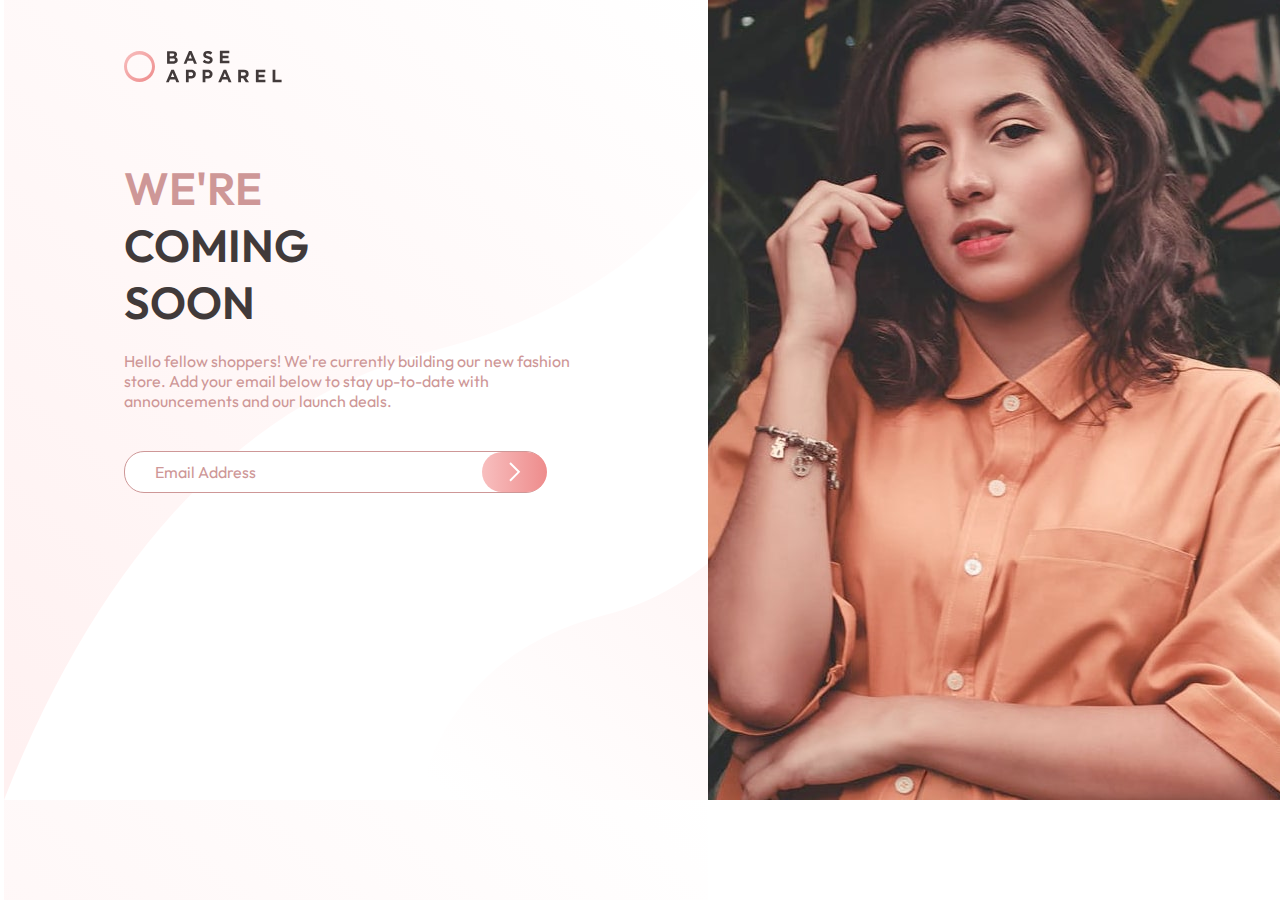
<file: index.html>
<!DOCTYPE html>
<html lang="en">
<head>
    <meta charset="UTF-8">
    <meta name="viewport" content="width=device-width, initial-scale=1.0">
    <title>Base Apparel</title>
    <link rel="icon" type="image/png" sizes="32x32" href="./assets/favicon-32x32.png">
    <link rel="stylesheet" href="style.css">
</head>
<body>
    <div class="hero">
            <div class="logo"><img src="./assets/logo.svg" alt="icon-logo"></div>

        <div class="content">
        
            <h1 >WE'RE</h1>
                <h1 class="color">COMING <br> SOON</h1>
                    <p>Hello fellow shoppers! We're currently building our new 
                        fashion store. Add your email below to stay up-to-date with 
                        announcements and our launch deals.
                    </p>   
                    <form action="">
                        <input type="text" placeholder="Email Address" >
                        <div class="button">
                            <img src="./assets/icon-arrow.svg" alt="icon-arrow">
                        </div>
                    </form>
        </div>
        <div class="picture"></div>
    </div>
</body>
</html>
</file>
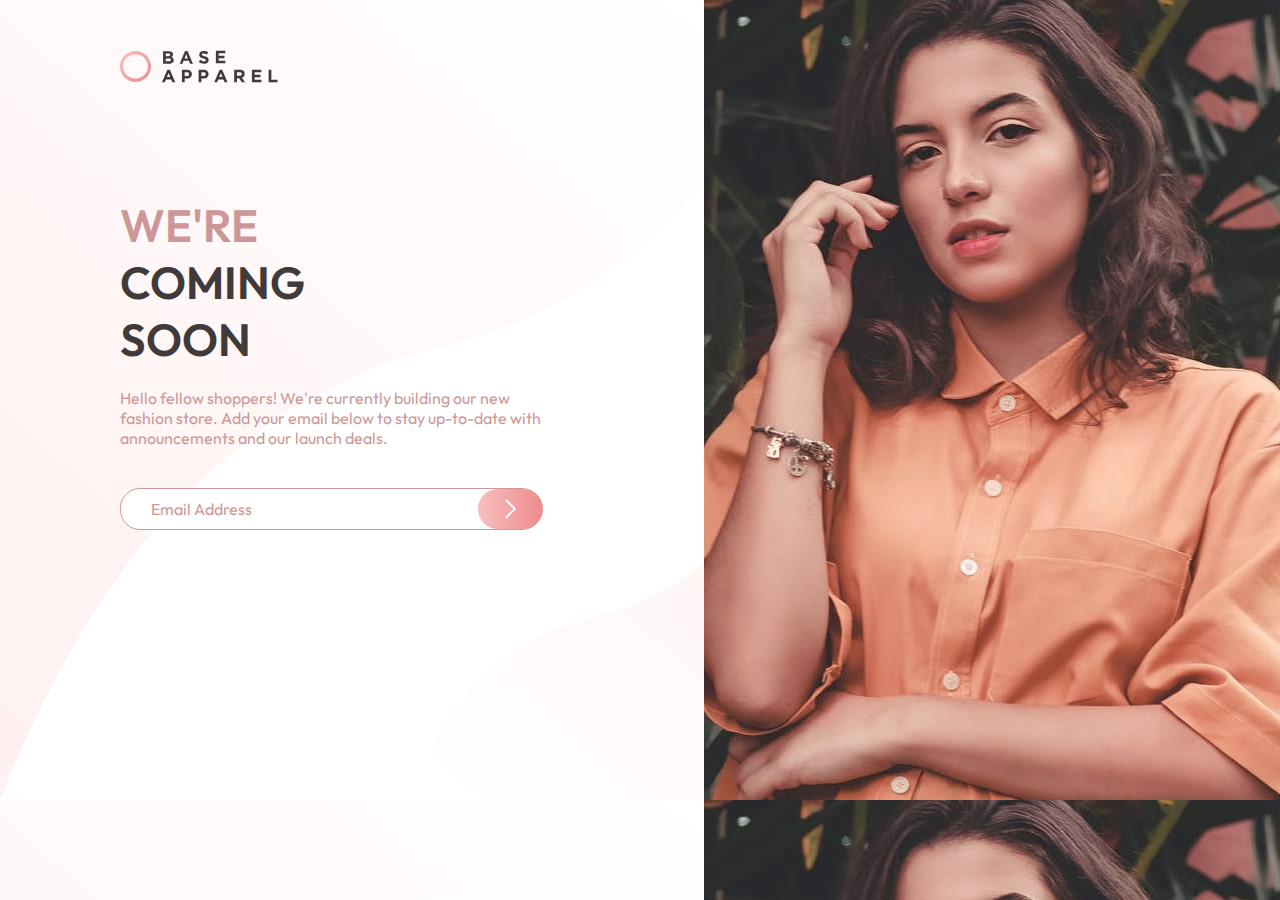
<file: Base-apparel/index.html>
<!DOCTYPE html>
<html lang="en">
<head>
    <meta charset="UTF-8">
    <meta name="viewport" content="width=device-width, initial-scale=1.0">
    <title>Base Apparel</title>
    <link rel="stylesheet" href="style.css">
</head>
<body>
    <div class="content">
        <div class="logo"><img src="./assets/logo.svg" alt="icon-logo"></div>
        <h1 >WE'RE</h1>
            <h1 class="color">COMING <br> SOON</h1>
                <p>Hello fellow shoppers! We're currently building our new <br>
                    fashion store. Add your email below to stay up-to-date with <br>
                    announcements and our launch deals.
                </p>   
                <form action="">
                    <input type="text" placeholder="Email Address" >
                    <div class="button">
                        <img src="./assets/icon-arrow.svg" alt="icon-arrow">
                    </div>
                </form>
    </div>
    <div class="picture"></div>
</body>
</html>
</file>
<file: style.css>
@import url('https://fonts.googleapis.com/css2?family=Figtree:ital,wght@0,300..900;1,300..900&family=Inter:ital,opsz,wght@0,14..32,100..900;1,14..32,100..900&family=Josefin+Sans:ital,wght@0,100..700;1,100..700&family=League+Spartan:wght@100..900&family=Outfit:wght@100..900&display=swap');


@media screen and (max-width: 500px) {
    * {
        padding: 0;
        margin: 0;
        font-family: "Outfit", serif;
        font-style: normal;
        color: hsl(0, 36%, 70%);
    }

    body {
        width: 100%;
        height: 100vh;
        display: flex;
        flex-direction: column;
        overflow-x: hidden; /* Prevent horizontal scroll */
    }

    .logo {
       position: absolute;
       top: 40px;
       left: 50px;
    }

    .picture {
        width: 100%;
        position: relative;
        top: 110px;
        background-image: url(./assets/hero-mobile.jpg);
        background-repeat: no-repeat;
        background-size: cover; /* Ensure the image covers the full width */
        height: 35vh; 
    }

    .content {
        position: absolute;
        top: 50%;
        padding: 20px 20px 0 20px;
        text-align: center;
    }

    .content h1 {
        position: relative;
        top: 95%;
        font-size: 35px;
        font-weight: 600;
        letter-spacing: 8px;
    }

    .content .color {
        color: hsl(0, 6%, 24%);
    }

    .content p {
        position: relative;
        top: 95%;
        font-size: 16px;
        margin-top: 5px;
        margin-bottom: 20px;
    }

    form {
        position: relative;
        top: 95%;
        align-items: center;
    }

    input {
        width: calc(100% - 40px);
        padding: 10px;
        margin-bottom: 10px;
        border-radius: 20px;
        border-color: hsl(0, 80%, 86%);
    }

    form input::placeholder {
        padding: 20px;
        color: hsl(0, 36%, 70%);
    }

    .button {
        position: relative;
        bottom: 50px;
        left: calc(100% - 79px);
        width: 15%;
        height: 19px;
        padding: 10px;
        background: linear-gradient(to right, hsl(0, 80%, 86%), hsl(0, 74%, 74%));
        color: white;
        border: none;
        border-radius: 20px;
        cursor: pointer;
    }
}

@media screen and (min-width: 500px) {
    
*{
    padding: 0px;
    margin: 0px;
    font-family: "Outfit", serif;
    font-style: normal;
    font-size: 16px;
    color: hsl(0, 36%, 70%);
}

body {
    overflow-y: hidden;
    overflow-x: hidden;
}

.hero {
    display: flex;
    flex-direction: row;
    height: 100vh;
    width: 100%;
    position: absolute;
    bottom: 0px;
    left: 4px;
}

.content {
    width: 55%;
    background-image: url(./assets/bg-pattern-desktop.svg);
}

.logo {
    position: absolute;
    top: 50px;
    left: 120px;
}

.content h1 {
    position: relative;
    top: 160px;
    left: 120px;
    font-weight: 600;
    font-size: 45px
}

.content .color {
    color: hsl(0, 6%, 24%);
}

.content p {
    position: relative;
    top: 180px;
    left: 120px;
    padding-right: 250px;
}

.picture {  
    width: 45%;
    background-image: url(./assets/hero-desktop.jpg);
    background-repeat: no-repeat;
    height: 100vh;
}

form {
    position: relative;
    top: 220px;
    left: 120px;
    color: hsl(0, 36%, 70%);
}

input {
    border-radius: 20px;
    padding: 10px;
    width: 400px;
    border: 1px solid hsl(0, 36%, 70%);
}

form input::placeholder {
    padding: 20px;
    color: hsl(0, 36%, 70%);
}

.button {
    background: linear-gradient(to right, hsl(0, 80%, 86%), hsl(0, 74%, 74%)); 
    width: 65px;
    height: 40px;
    position: relative;
    bottom: 41px;
    left: 358px;
    border-radius: 20px;
    display: flex;
    justify-content: center;
    align-items: center;
}

.button img {
    height: 20px;
}
    
}
</file>
<file: Base-apparel/style.css>
@import url('https://fonts.googleapis.com/css2?family=Figtree:ital,wght@0,300..900;1,300..900&family=Inter:ital,opsz,wght@0,14..32,100..900;1,14..32,100..900&family=Josefin+Sans:ital,wght@0,100..700;1,100..700&family=League+Spartan:wght@100..900&family=Outfit:wght@100..900&display=swap');

*{
    padding: 0px;
    margin: 0px;
    font-family: "Outfit", serif;
    font-style: normal;
    font-size: 16px;
    color: hsl(0, 36%, 70%);
}

body {
    display: flex;
    flex-direction: row;
}

.content {
    width: 55%;
    background-image: url(./assets/bg-pattern-desktop.svg);
}

.content .logo {
    position: relative;
    top: 50px;
    left: 120px;
}

.content h1 {
    position: relative;
    top: 160px;
    left: 120px;
    font-weight: 600;
    font-size: 45px;
}

.content .color {
    color: hsl(0, 6%, 24%);
}

.content p {
    position: relative;
    top: 180px;
    left: 120px;
}

.picture {  
    width: 45%;
    background-image: url(./assets/hero-desktop.jpg);
    height: 100vh;
}

form {
    position: relative;
    top: 220px;
    left: 120px;
    color: hsl(0, 36%, 70%);
}

input {
    border-radius: 20px;
    padding: 10px;
    width: 400px;
    border: 1px solid hsl(0, 36%, 70%);
}

form input::placeholder {
    padding: 20px;
    color: hsl(0, 36%, 70%);
}

.button {
    background: linear-gradient(to right, hsl(0, 80%, 86%), hsl(0, 74%, 74%)); 
    width: 65px;
    height: 40px;
    position: relative;
    bottom: 41px;
    left: 358px;
    border-radius: 20px;
    display: flex;
    justify-content: center;
    align-items: center;
}

.button img {
    height: 20px;
}
</file>
